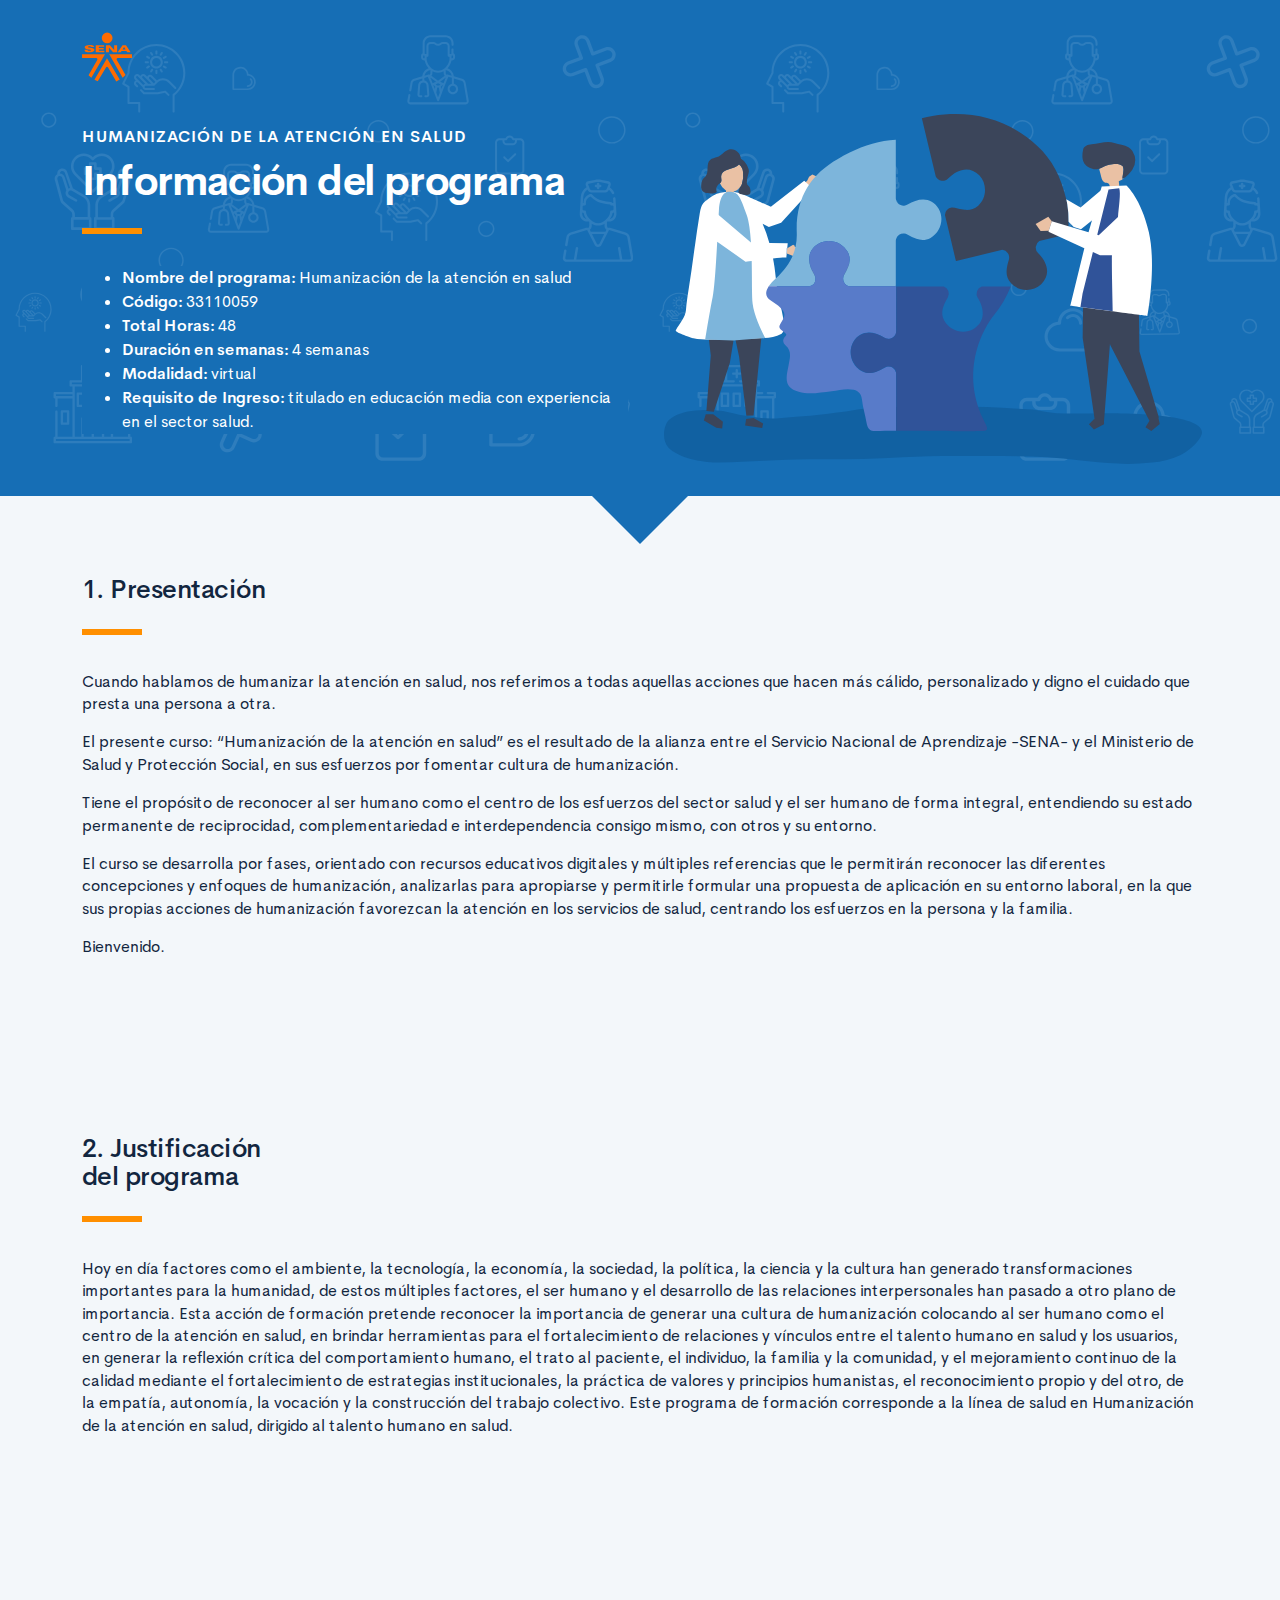
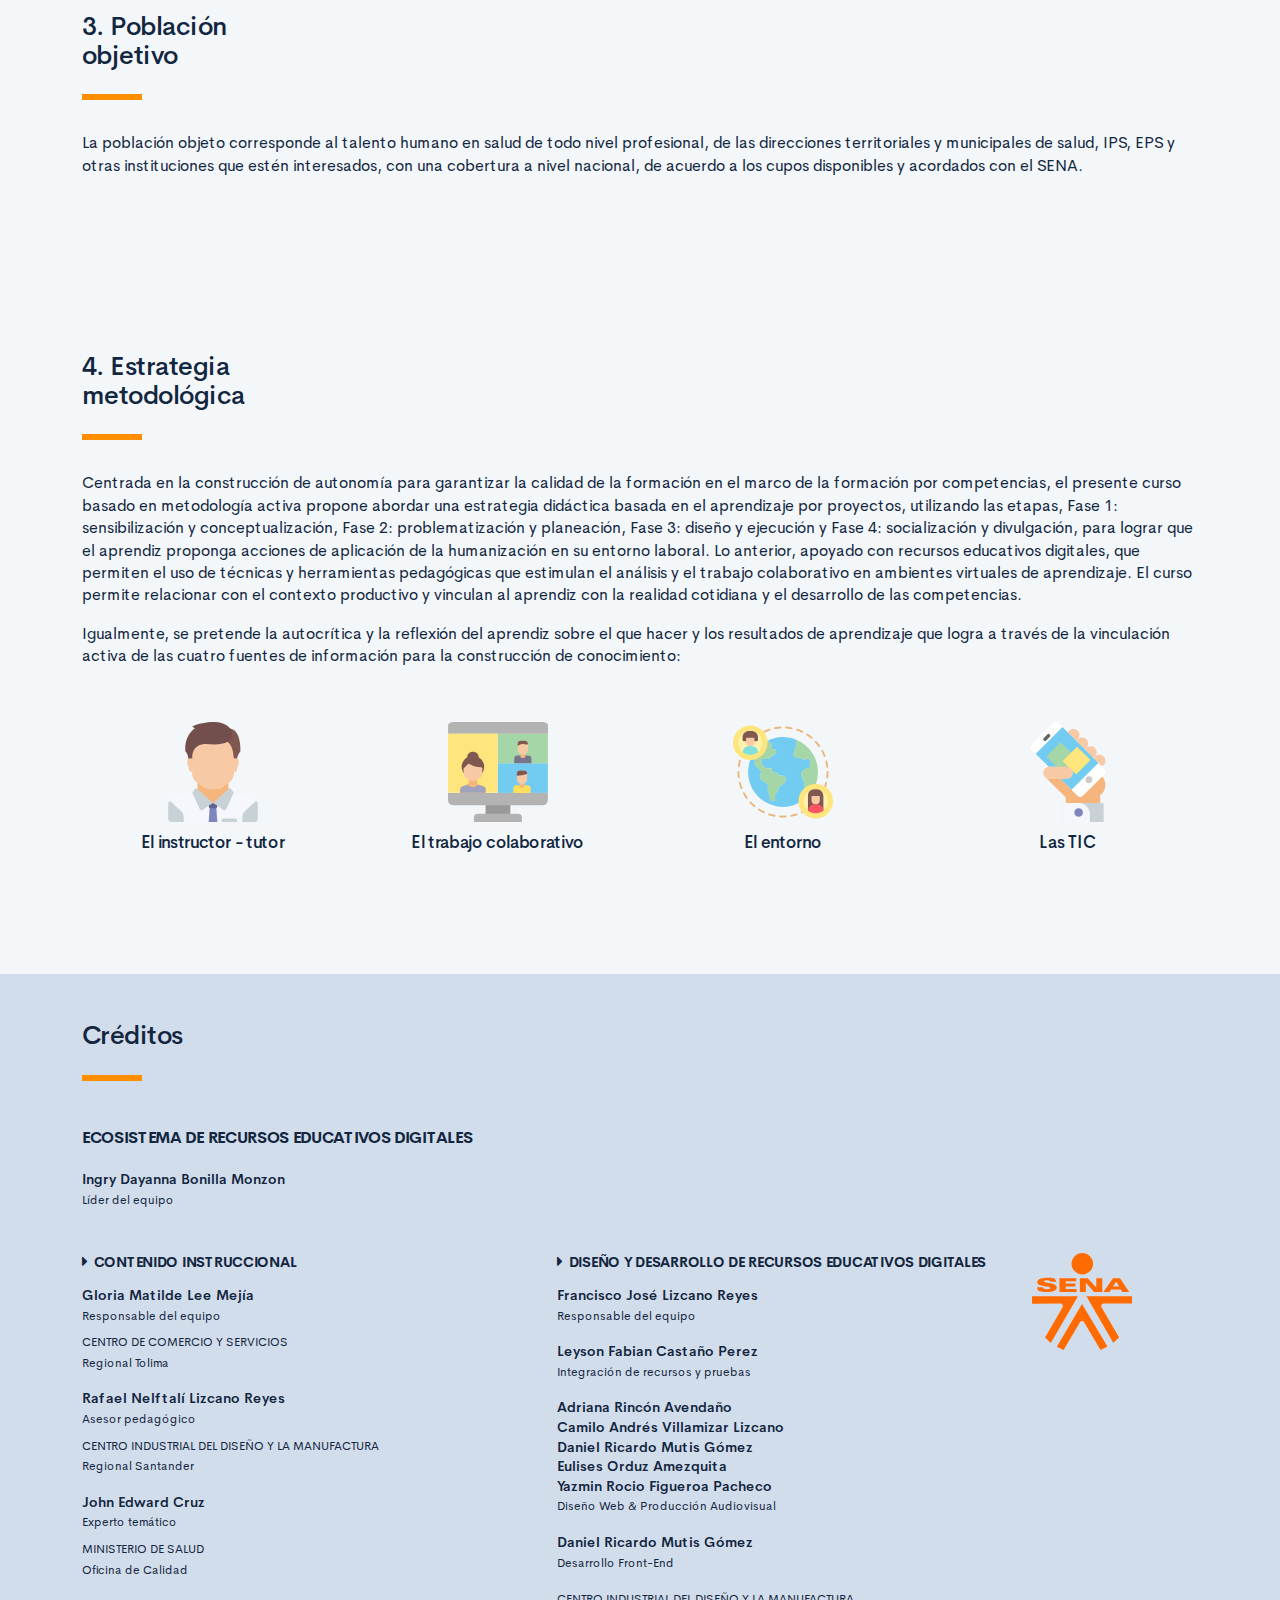
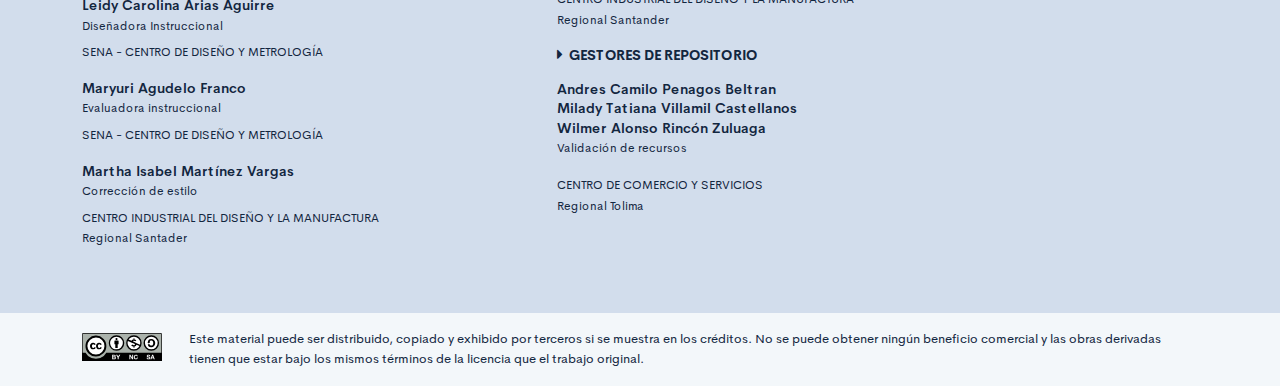
<file: public/info.html>
<!DOCTYPE html>
<html lang="es">
    <head>
        <meta charset="UTF-8">
        <meta name="viewport" content="width=device-width, user-scalable=no, initial-scale=1.0, maximum-scale=1.0, minimum-scale=1.0">
        <title>Información del programa: Humanización de la atención en salud</title>
        <meta meta name="description" content="Informacioón del programa Humanización de la atención en Salud.">
        <link rel="icon" type="image/svg+xml" href="assets/images/logos/senaLogo.svg">
        <link rel="stylesheet" href="assets/fonts/feather/feather.css">
        <link rel="stylesheet" href="assets/fonts/fontawesome/css/font-awesome.css">
        <link href="assets/css/fancybox.css" rel="stylesheet">
        <link href="assets/css/animate.css" rel="stylesheet">
        <link rel="stylesheet" href="assets/css/main.css">
    </head>
    <body class="theme-dark page-header-textura" id="page-home">
        <header class="curso-presentacion page-header" id="CursoPresentacion">
            <div class="page-textura">
                <div class="container">
                    <div class="curso-topbar justify-content-center justify-content-md-start"><a class="curso-topbar__logo"><svg xmlns="http://www.w3.org/2000/svg" width="168.273" height="164.177" viewBox="0 0 168.273 164.177">
                                <path id="SENA_LOGO" data-name="SENA LOGO" d="M85.349,1a18.09,18.09,0,1,0,18.09,18.09h0A18.1,18.1,0,0,0,85.349,1ZM25.617,42.983a33.722,33.722,0,0,0-9.386,1.024,11.156,11.156,0,0,0-5.12,2.56A5.346,5.346,0,0,0,10.086,52.2c.683,1.707,2.56,2.9,4.608,3.584,4.437,1.536,9.386,1.877,13.994,2.731a5.1,5.1,0,0,1,2.389,1.024,1.369,1.369,0,0,1-.683,2.048,9.146,9.146,0,0,1-5.291.683A8.354,8.354,0,0,1,20.5,61.244a1.962,1.962,0,0,1-.853-2.389H9.233A7.663,7.663,0,0,0,10.6,63.463a7.59,7.59,0,0,0,4.267,2.389A28.541,28.541,0,0,0,23.4,66.876,52.426,52.426,0,0,0,35,66.023a11.043,11.043,0,0,0,5.8-2.9,5.358,5.358,0,0,0-1.365-8.533,21.267,21.267,0,0,0-5.8-2.048c-3.072-.683-5.973-1.024-9.045-1.536a9.114,9.114,0,0,1-3.072-.853,1.226,1.226,0,0,1,0-2.219,9.369,9.369,0,0,1,4.437-.683,10.554,10.554,0,0,1,4.608.853A1.877,1.877,0,0,1,31.59,49.81h9.9a5.669,5.669,0,0,0-1.195-3.584A8.875,8.875,0,0,0,35.515,43.5c-3.584-.341-6.827-.512-9.9-.512Zm21.333.683V67.217H75.792V62.1H57.531V57.489H73.744V52.54H57.531V48.786H75.109v-5.12Zm47.615,0H81.253V67.217H91.322V51.346l13.824,15.872h13.824V43.666H108.9v15.7Zm42.495,0L120.676,67.217h10.581l2.56-4.267H150.2l2.389,4.267h11.776l-15.53-23.551ZM142.35,49.3l5.12,8.533h-10.41ZM.7,74.044l.171,12.8L49,86.673c2.389.512,3.925,2.048,3.413,5.8l-29.7,51.711,9.557,9.045L78.01,74.044Zm91.646,0L137.4,152.89l9.9-8.874L117.433,92.3c-.512-3.584.853-5.291,3.413-5.8l48.127.171V74.044ZM84.837,87.185,42.512,159.546l11.264,5.461,28.159-47.615a4.283,4.283,0,0,1,2.9-1.195,4.681,4.681,0,0,1,3.072,1.195l28.159,47.786,11.605-5.973Z" transform="translate(-0.7 -1)" fill="#FF6B00" />
                            </svg>
                        </a></div>
                    <div class="curso-portada">
                        <div class="row align-items-center">
                            <div class="col-12 col-lg-6">
                                <h3 class="curso-subtitulo">Humanización de la atención en salud</h3>
                                <h1 class="curso-titulo">Información del programa</h1>
                                <div class="brand-line-primary"></div>
                                <p class="curso-descripcion">
                                <ul class="bg-brand-color-dark text-white">
                                    <li> <span><strong>Nombre del programa:</strong> Humanización de la atención en salud</span></li>
                                    <li> <span><strong>Código:</strong> 33110059</span></li>
                                    <li> <span><strong>Total Horas:</strong> 48</span></li>
                                    <li> <span><strong>Duración en semanas:</strong> 4 semanas</span></li>
                                    <li> <span><strong>Modalidad:</strong> virtual</span></li>
                                    <li> <span><strong>Requisito de Ingreso:</strong> titulado en educación media con experiencia en el sector salud. </span></li>
                                </ul>
                                </p>
                            </div>
                            <div class="col-12 col-lg-6">
                                <div class="col-12 col-lg-6 text-center">
                                    <div class="d-none d-lg-block"><img class="curso-imagen" src="assets/images/header/header_media.svg" /></div>
                                </div>
                            </div>
                        </div>
                    </div>
                </div>
            </div>
        </header>
        <section class="section section-dark" id="Presentacion">
            <div class="container">
                <h1> 1. Presentación</h1>
                <div class="brand-line-primary"></div>
                <p class="mt-5">Cuando hablamos de humanizar la atención en salud, nos referimos a todas aquellas acciones que hacen más cálido, personalizado y digno el cuidado que presta una persona a otra.</p>
                <p>El presente curso: “Humanización de la atención en salud” es el resultado de la alianza entre el Servicio Nacional de Aprendizaje -SENA- y el Ministerio de Salud y Protección Social, en sus esfuerzos por fomentar cultura de humanización.</p>
                <p>Tiene el propósito de reconocer al ser humano como el centro de los esfuerzos del sector salud y el ser humano de forma integral, entendiendo su estado permanente de reciprocidad, complementariedad e interdependencia consigo mismo, con otros y su entorno. </p>
                <p>El curso se desarrolla por fases, orientado con recursos educativos digitales y múltiples referencias que le permitirán reconocer las diferentes concepciones y enfoques de humanización, analizarlas para apropiarse y permitirle formular una propuesta de aplicación en su entorno laboral, en la que sus propias acciones de humanización favorezcan la atención en los servicios de salud, centrando los esfuerzos en la persona y la familia. </p>
                <p>Bienvenido.</p>
            </div>
        </section>
        <section class="section section-light" id="Justificacion">
            <div class="container">
                <h1> 2. Justificación<br> del programa</h1>
                <div class="brand-line-primary"></div>
                <p class="mt-5">Hoy en día factores como el ambiente, la tecnología, la economía, la sociedad, la política, la ciencia y la cultura han generado transformaciones importantes para la humanidad, de estos múltiples factores, el ser humano y el desarrollo de las relaciones interpersonales han pasado a otro plano de importancia. Esta acción de formación pretende reconocer la importancia de generar una cultura de humanización colocando al ser humano como el centro de la atención en salud, en brindar herramientas para el fortalecimiento de relaciones y vínculos entre el talento humano en salud y los usuarios, en generar la reflexión crítica del comportamiento humano, el trato al paciente, el individuo, la familia y la comunidad, y el mejoramiento continuo de la calidad mediante el fortalecimiento de estrategias institucionales, la práctica de valores y principios humanistas, el reconocimiento propio y del otro, de la empatía, autonomía, la vocación y la construcción del trabajo colectivo. Este programa de formación corresponde a la línea de salud en Humanización de la atención en salud, dirigido al talento humano en salud.</p>
            </div>
        </section>
        <section class="section section-dark" id="Poblacion">
            <div class="container">
                <h1> 3. Población <br>objetivo</h1>
                <div class="brand-line-primary"></div>
                <p>La población objeto corresponde al talento humano en salud de todo nivel profesional, de las direcciones territoriales y municipales de salud, IPS, EPS y otras instituciones que estén interesados, con una cobertura a nivel nacional, de acuerdo a los cupos disponibles y acordados con el SENA. </p>
            </div>
        </section>
        <section class="section section-light" id="Estrategia">
            <div class="container">
                <h1>4. Estrategia <br>metodológica</h1>
                <div class="brand-line-primary"></div>
                <p>Centrada en la construcción de autonomía para garantizar la calidad de la formación en el marco de la formación por competencias, el presente curso basado en metodología activa propone abordar una estrategia didáctica basada en el aprendizaje por proyectos, utilizando las etapas, Fase 1: sensibilización y conceptualización, Fase 2: problematización y planeación, Fase 3: diseño y ejecución y Fase 4: socialización y divulgación, para lograr que el aprendiz proponga acciones de aplicación de la humanización en su entorno laboral. Lo anterior, apoyado con recursos educativos digitales, que permiten el uso de técnicas y herramientas pedagógicas que estimulan el análisis y el trabajo colaborativo en ambientes virtuales de aprendizaje. El curso permite relacionar con el contexto productivo y vinculan al aprendiz con la realidad cotidiana y el desarrollo de las competencias. </p>
                <p>Igualmente, se pretende la autocrítica y la reflexión del aprendiz sobre el que hacer y los resultados de aprendizaje que logra a través de la vinculación activa de las cuatro fuentes de información para la construcción de conocimiento:</p>
                <div class="row mt-4">
                    <article class="col-md-6 col-lg-3 my-2">
                        <div class="box bg-gray-200 d-flex flex-column justify-content-center align-items-center p-4 rounded-lg"><img class="img-fluid" src="assets/images/info/tutor.svg" style="width: 100px; height: 100px;">
                            <h3 class="my-3">El instructor - tutor </h3>
                        </div>
                    </article>
                    <article class="col-md-6 col-lg-3 my-2">
                        <div class="box bg-gray-200 d-flex flex-column justify-content-center align-items-center p-4 rounded-lg"><img class="img-fluid" src="assets/images/info/colaborativo.svg" style="width: 100px; height: 100px;">
                            <h3 class="my-3">El trabajo colaborativo </h3>
                        </div>
                    </article>
                    <article class="col-md-6 col-lg-3 my-2">
                        <div class="box bg-gray-200 d-flex flex-column justify-content-center align-items-center p-4 rounded-lg"><img class="img-fluid" src="assets/images/info/entorno.svg" style="width: 100px; height: 100px;">
                            <h3 class="my-3">El entorno </h3>
                        </div>
                    </article>
                    <article class="col-md-6 col-lg-3 my-2">
                        <div class="box bg-gray-200 d-flex flex-column justify-content-center align-items-center p-4 rounded-lg" style="height: 100%;"><img class="img-fluid" src="assets/images/info/tic.svg" style="width: 100px; height: 100px;">
                            <h3 class="my-3">Las TIC</h3>
                        </div>
                    </article>
                </div>
            </div>
        </section>
        <footer class="footer" id="Creditos">
            <div class="container">
                <h1>Créditos </h1>
                <div class="brand-line-primary"></div>
                <div class="row">
                    <div class="col-12 col-md-5">
                        <h3 class="footer-subtitulo mb-4">ECOSISTEMA DE RECURSOS EDUCATIVOS DIGITALES </h3>
                        <p class="footer-texto mb-2"><strong>Ingry Dayanna Bonilla Monzon </strong><br /> <span class="text-small">Líder del equipo</span></p>
                    </div>
                </div>
                <div class="row mt-5">
                    <div class="col-12 col-md-5">
                        <h4 class="footer-subtitulo-2 mt-0">
                            <div class="fa fa-caret-right mr-2"></div>Contenido Instruccional
                        </h4>
                        <p class="footer-texto mb-2"><strong>Gloria Matilde Lee Mejía </strong><br /> <span class="text-small">Responsable del equipo</span></p>
                        <p class="footer-texto"><span class="text-small text-uppercase">Centro de Comercio y Servicios</span><br /><span class="text-small">Regional Tolima</span></p>
                        <p class="footer-texto mb-2"><strong>Rafael Nelftalí Lizcano Reyes</strong><br /> <span class="text-small">Asesor pedagógico<br /></span></p>
                        <p class="footer-texto"><span class="text-small text-uppercase">CENTRO INDUSTRIAL DEL DISEÑO Y LA MANUFACTURA </span><br /><span class="text-small">Regional Santander </span></p>
                        <p class="footer-texto mb-2"><strong>John Edward Cruz</strong><br /> <span class="text-small">Experto temático<br /></span></p>
                        <p class="footer-texto"><span class="text-small text-uppercase">Ministerio de Salud</span><br /><span class="text-small">Oficina de Calidad </span></p>
                        <p class="footer-texto mb-2"> <strong>Leidy Carolina Arias Aguirre</strong><br /> <span class="text-small">Diseñadora Instruccional<br /></span></p>
                        <p class="footer-texto"><span class="text-small text-uppercase">SENA - Centro de Diseño y metrología </span></p>
                        <p class="footer-texto mb-2"><strong>Maryuri Agudelo Franco</strong><br /> <span class="text-small">Evaluadora instruccional<br /></span></p>
                        <p class="footer-texto"><span class="text-small text-uppercase">SENA - Centro de Diseño y metrología </span></p>
                        <p class="footer-texto mb-2"><strong>Martha Isabel Martínez Vargas</strong><br /> <span class="text-small">Corrección de estilo<br /></span></p>
                        <p class="footer-texto"><span class="text-small text-uppercase">Centro Industrial Del Diseño Y La Manufactura </span><br /><span class="text-small">Regional Santader </span></p>
                    </div>
                    <div class="col-12 col-md-5">
                        <h4 class="footer-subtitulo-2 mt-0">
                            <div class="fa fa-caret-right mr-2"></div>Diseño y desarrollo de recursos educativos digitales
                        </h4>
                        <p class="footer-texto"><strong>Francisco José Lizcano Reyes </strong><br /> <span class="text-small">Responsable del equipo<br /></span></p>
                        <p class="footer-texto"><strong>Leyson Fabian Castaño Perez</strong><br /> <span class="text-small">Integración de recursos y pruebas<br /></span></p>
                        <p class="footer-texto"> <strong>Adriana Rincón Avendaño</strong><br />
                            <strong>Camilo Andrés Villamizar Lizcano</strong><br />
                            <strong>Daniel Ricardo Mutis Gómez</strong><br />
                            <strong>Eulises Orduz Amezquita</strong><br />
                            <strong>Yazmin Rocio Figueroa Pacheco</strong><br /><span class="text-small">Diseño Web & Producción Audiovisual<br /></span></p>
                        <p class="footer-texto"><strong>Daniel Ricardo Mutis Gómez</strong><br /> <span class="text-small">Desarrollo Front-End<br /></span></p>
                        <p class="footer-texto"><span class="text-small text-uppercase">CENTRO INDUSTRIAL DEL DISEÑO Y LA MANUFACTURA </span><br /><span class="text-small">Regional Santander </span></p>
                        <h4 class="footer-subtitulo-2 mt-0">
                            <div class="fa fa-caret-right mr-2"></div>Gestores de repositorio
                        </h4>
                        <p class="footer-texto"> <strong>Andres Camilo Penagos Beltran</strong><br />
                            <strong>Milady Tatiana Villamil Castellanos</strong><br />
                            <strong>Wilmer Alonso Rincón Zuluaga</strong><br /> <span class="text-small">Validación de recursos<br /></span></p>
                        <p class="footer-texto"><span class="text-small text-uppercase">CENTRO DE COMERCIO Y SERVICIOS </span><br /><span class="text-small">Regional Tolima </span></p>
                    </div>
                    <div class="col-12 col-md-2">
                        <div class="d-flex flex-column justify-content-center"><img src="assets/images/logos/senaLogo.svg" style="max-width:100px" /></div>
                    </div>
                </div>
            </div>
        </footer>
        <section id="cc">
            <div class="container">
                <div class="d-flex flex-column flex-sm-row"><span class="pr-3"><i class="icon cc"></i></span><span>Este material puede ser distribuido, copiado y exhibido por terceros si se muestra en los créditos. No se puede obtener ningún beneficio comercial y las obras derivadas tienen que estar bajo los mismos términos de la licencia que el trabajo original.</span></div>
            </div>
        </section>
    </body>
</html>
</file>
<file: public/assets/fonts/feather/feather.css>
@font-face {
  font-family: 'Feather';
  src:
    url('fonts/Feather.ttf?sdxovp') format('truetype'),
    url('fonts/Feather.woff?sdxovp') format('woff'),
    url('fonts/Feather.svg?sdxovp#Feather') format('svg');
  font-weight: normal;
  font-style: normal;
}

.fe {
  /* use !important to prevent issues with browser extensions that change fonts */
  font-family: 'Feather' !important;
  speak: none;
  font-style: normal;
  font-weight: normal;
  font-variant: normal;
  text-transform: none;
  line-height: 1;

  /* Better Font Rendering =========== */
  -webkit-font-smoothing: antialiased;
  -moz-osx-font-smoothing: grayscale;
}

.fe-activity:before {
  content: "\e900";
}
.fe-airplay:before {
  content: "\e901";
}
.fe-alert-circle:before {
  content: "\e902";
}
.fe-alert-octagon:before {
  content: "\e903";
}
.fe-alert-triangle:before {
  content: "\e904";
}
.fe-align-center:before {
  content: "\e905";
}
.fe-align-justify:before {
  content: "\e906";
}
.fe-align-left:before {
  content: "\e907";
}
.fe-align-right:before {
  content: "\e908";
}
.fe-anchor:before {
  content: "\e909";
}
.fe-aperture:before {
  content: "\e90a";
}
.fe-archive:before {
  content: "\e90b";
}
.fe-arrow-down:before {
  content: "\e90c";
}
.fe-arrow-down-circle:before {
  content: "\e90d";
}
.fe-arrow-down-left:before {
  content: "\e90e";
}
.fe-arrow-down-right:before {
  content: "\e90f";
}
.fe-arrow-left:before {
  content: "\e910";
}
.fe-arrow-left-circle:before {
  content: "\e911";
}
.fe-arrow-right:before {
  content: "\e912";
}
.fe-arrow-right-circle:before {
  content: "\e913";
}
.fe-arrow-up:before {
  content: "\e914";
}
.fe-arrow-up-circle:before {
  content: "\e915";
}
.fe-arrow-up-left:before {
  content: "\e916";
}
.fe-arrow-up-right:before {
  content: "\e917";
}
.fe-at-sign:before {
  content: "\e918";
}
.fe-award:before {
  content: "\e919";
}
.fe-bar-chart:before {
  content: "\e91a";
}
.fe-bar-chart-2:before {
  content: "\e91b";
}
.fe-battery:before {
  content: "\e91c";
}
.fe-battery-charging:before {
  content: "\e91d";
}
.fe-bell:before {
  content: "\e91e";
}
.fe-bell-off:before {
  content: "\e91f";
}
.fe-bluetooth:before {
  content: "\e920";
}
.fe-bold:before {
  content: "\e921";
}
.fe-book:before {
  content: "\e922";
}
.fe-book-open:before {
  content: "\e923";
}
.fe-bookmark:before {
  content: "\e924";
}
.fe-box:before {
  content: "\e925";
}
.fe-briefcase:before {
  content: "\e926";
}
.fe-calendar:before {
  content: "\e927";
}
.fe-camera:before {
  content: "\e928";
}
.fe-camera-off:before {
  content: "\e929";
}
.fe-cast:before {
  content: "\e92a";
}
.fe-check:before {
  content: "\e92b";
}
.fe-check-circle:before {
  content: "\e92c";
}
.fe-check-square:before {
  content: "\e92d";
}
.fe-chevron-down:before {
  content: "\e92e";
}
.fe-chevron-left:before {
  content: "\e92f";
}
.fe-chevron-right:before {
  content: "\e930";
}
.fe-chevron-up:before {
  content: "\e931";
}
.fe-chevrons-down:before {
  content: "\e932";
}
.fe-chevrons-left:before {
  content: "\e933";
}
.fe-chevrons-right:before {
  content: "\e934";
}
.fe-chevrons-up:before {
  content: "\e935";
}
.fe-chrome:before {
  content: "\e936";
}
.fe-circle:before {
  content: "\e937";
}
.fe-clipboard:before {
  content: "\e938";
}
.fe-clock:before {
  content: "\e939";
}
.fe-cloud:before {
  content: "\e93a";
}
.fe-cloud-drizzle:before {
  content: "\e93b";
}
.fe-cloud-lightning:before {
  content: "\e93c";
}
.fe-cloud-off:before {
  content: "\e93d";
}
.fe-cloud-rain:before {
  content: "\e93e";
}
.fe-cloud-snow:before {
  content: "\e93f";
}
.fe-code:before {
  content: "\e940";
}
.fe-codepen:before {
  content: "\e941";
}
.fe-command:before {
  content: "\e942";
}
.fe-compass:before {
  content: "\e943";
}
.fe-copy:before {
  content: "\e944";
}
.fe-corner-down-left:before {
  content: "\e945";
}
.fe-corner-down-right:before {
  content: "\e946";
}
.fe-corner-left-down:before {
  content: "\e947";
}
.fe-corner-left-up:before {
  content: "\e948";
}
.fe-corner-right-down:before {
  content: "\e949";
}
.fe-corner-right-up:before {
  content: "\e94a";
}
.fe-corner-up-left:before {
  content: "\e94b";
}
.fe-corner-up-right:before {
  content: "\e94c";
}
.fe-cpu:before {
  content: "\e94d";
}
.fe-credit-card:before {
  content: "\e94e";
}
.fe-crop:before {
  content: "\e94f";
}
.fe-crosshair:before {
  content: "\e950";
}
.fe-database:before {
  content: "\e951";
}
.fe-delete:before {
  content: "\e952";
}
.fe-disc:before {
  content: "\e953";
}
.fe-dollar-sign:before {
  content: "\e954";
}
.fe-download:before {
  content: "\e955";
}
.fe-download-cloud:before {
  content: "\e956";
}
.fe-droplet:before {
  content: "\e957";
}
.fe-edit:before {
  content: "\e958";
}
.fe-edit-2:before {
  content: "\e959";
}
.fe-edit-3:before {
  content: "\e95a";
}
.fe-external-link:before {
  content: "\e95b";
}
.fe-eye:before {
  content: "\e95c";
}
.fe-eye-off:before {
  content: "\e95d";
}
.fe-facebook:before {
  content: "\e95e";
}
.fe-fast-forward:before {
  content: "\e95f";
}
.fe-feather:before {
  content: "\e960";
}
.fe-file:before {
  content: "\e961";
}
.fe-file-minus:before {
  content: "\e962";
}
.fe-file-plus:before {
  content: "\e963";
}
.fe-file-text:before {
  content: "\e964";
}
.fe-film:before {
  content: "\e965";
}
.fe-filter:before {
  content: "\e966";
}
.fe-flag:before {
  content: "\e967";
}
.fe-folder:before {
  content: "\e968";
}
.fe-folder-minus:before {
  content: "\e969";
}
.fe-folder-plus:before {
  content: "\e96a";
}
.fe-gift:before {
  content: "\e96b";
}
.fe-git-branch:before {
  content: "\e96c";
}
.fe-git-commit:before {
  content: "\e96d";
}
.fe-git-merge:before {
  content: "\e96e";
}
.fe-git-pull-request:before {
  content: "\e96f";
}
.fe-github:before {
  content: "\e970";
}
.fe-gitlab:before {
  content: "\e971";
}
.fe-globe:before {
  content: "\e972";
}
.fe-grid:before {
  content: "\e973";
}
.fe-hard-drive:before {
  content: "\e974";
}
.fe-hash:before {
  content: "\e975";
}
.fe-headphones:before {
  content: "\e976";
}
.fe-heart:before {
  content: "\e977";
}
.fe-help-circle:before {
  content: "\e978";
}
.fe-home:before {
  content: "\e979";
}
.fe-image:before {
  content: "\e97a";
}
.fe-inbox:before {
  content: "\e97b";
}
.fe-info:before {
  content: "\e97c";
}
.fe-instagram:before {
  content: "\e97d";
}
.fe-italic:before {
  content: "\e97e";
}
.fe-layers:before {
  content: "\e97f";
}
.fe-layout:before {
  content: "\e980";
}
.fe-life-buoy:before {
  content: "\e981";
}
.fe-link:before {
  content: "\e982";
}
.fe-link-2:before {
  content: "\e983";
}
.fe-linkedin:before {
  content: "\e984";
}
.fe-list:before {
  content: "\e985";
}
.fe-loader:before {
  content: "\e986";
}
.fe-lock:before {
  content: "\e987";
}
.fe-log-in:before {
  content: "\e988";
}
.fe-log-out:before {
  content: "\e989";
}
.fe-mail:before {
  content: "\e98a";
}
.fe-map:before {
  content: "\e98b";
}
.fe-map-pin:before {
  content: "\e98c";
}
.fe-maximize:before {
  content: "\e98d";
}
.fe-maximize-2:before {
  content: "\e98e";
}
.fe-menu:before {
  content: "\e98f";
}
.fe-message-circle:before {
  content: "\e990";
}
.fe-message-square:before {
  content: "\e991";
}
.fe-mic:before {
  content: "\e992";
}
.fe-mic-off:before {
  content: "\e993";
}
.fe-minimize:before {
  content: "\e994";
}
.fe-minimize-2:before {
  content: "\e995";
}
.fe-minus:before {
  content: "\e996";
}
.fe-minus-circle:before {
  content: "\e997";
}
.fe-minus-square:before {
  content: "\e998";
}
.fe-monitor:before {
  content: "\e999";
}
.fe-moon:before {
  content: "\e99a";
}
.fe-more-horizontal:before {
  content: "\e99b";
}
.fe-more-vertical:before {
  content: "\e99c";
}
.fe-move:before {
  content: "\e99d";
}
.fe-music:before {
  content: "\e99e";
}
.fe-navigation:before {
  content: "\e99f";
}
.fe-navigation-2:before {
  content: "\e9a0";
}
.fe-octagon:before {
  content: "\e9a1";
}
.fe-package:before {
  content: "\e9a2";
}
.fe-paperclip:before {
  content: "\e9a3";
}
.fe-pause:before {
  content: "\e9a4";
}
.fe-pause-circle:before {
  content: "\e9a5";
}
.fe-percent:before {
  content: "\e9a6";
}
.fe-phone:before {
  content: "\e9a7";
}
.fe-phone-call:before {
  content: "\e9a8";
}
.fe-phone-forwarded:before {
  content: "\e9a9";
}
.fe-phone-incoming:before {
  content: "\e9aa";
}
.fe-phone-missed:before {
  content: "\e9ab";
}
.fe-phone-off:before {
  content: "\e9ac";
}
.fe-phone-outgoing:before {
  content: "\e9ad";
}
.fe-pie-chart:before {
  content: "\e9ae";
}
.fe-play:before {
  content: "\e9af";
}
.fe-play-circle:before {
  content: "\e9b0";
}
.fe-plus:before {
  content: "\e9b1";
}
.fe-plus-circle:before {
  content: "\e9b2";
}
.fe-plus-square:before {
  content: "\e9b3";
}
.fe-pocket:before {
  content: "\e9b4";
}
.fe-power:before {
  content: "\e9b5";
}
.fe-printer:before {
  content: "\e9b6";
}
.fe-radio:before {
  content: "\e9b7";
}
.fe-refresh-ccw:before {
  content: "\e9b8";
}
.fe-refresh-cw:before {
  content: "\e9b9";
}
.fe-repeat:before {
  content: "\e9ba";
}
.fe-rewind:before {
  content: "\e9bb";
}
.fe-rotate-ccw:before {
  content: "\e9bc";
}
.fe-rotate-cw:before {
  content: "\e9bd";
}
.fe-rss:before {
  content: "\e9be";
}
.fe-save:before {
  content: "\e9bf";
}
.fe-scissors:before {
  content: "\e9c0";
}
.fe-search:before {
  content: "\e9c1";
}
.fe-send:before {
  content: "\e9c2";
}
.fe-server:before {
  content: "\e9c3";
}
.fe-settings:before {
  content: "\e9c4";
}
.fe-share:before {
  content: "\e9c5";
}
.fe-share-2:before {
  content: "\e9c6";
}
.fe-shield:before {
  content: "\e9c7";
}
.fe-shield-off:before {
  content: "\e9c8";
}
.fe-shopping-bag:before {
  content: "\e9c9";
}
.fe-shopping-cart:before {
  content: "\e9ca";
}
.fe-shuffle:before {
  content: "\e9cb";
}
.fe-sidebar:before {
  content: "\e9cc";
}
.fe-skip-back:before {
  content: "\e9cd";
}
.fe-skip-forward:before {
  content: "\e9ce";
}
.fe-slack:before {
  content: "\e9cf";
}
.fe-slash:before {
  content: "\e9d0";
}
.fe-sliders:before {
  content: "\e9d1";
}
.fe-smartphone:before {
  content: "\e9d2";
}
.fe-speaker:before {
  content: "\e9d3";
}
.fe-square:before {
  content: "\e9d4";
}
.fe-star:before {
  content: "\e9d5";
}
.fe-stop-circle:before {
  content: "\e9d6";
}
.fe-sun:before {
  content: "\e9d7";
}
.fe-sunrise:before {
  content: "\e9d8";
}
.fe-sunset:before {
  content: "\e9d9";
}
.fe-tablet:before {
  content: "\e9da";
}
.fe-tag:before {
  content: "\e9db";
}
.fe-target:before {
  content: "\e9dc";
}
.fe-terminal:before {
  content: "\e9dd";
}
.fe-thermometer:before {
  content: "\e9de";
}
.fe-thumbs-down:before {
  content: "\e9df";
}
.fe-thumbs-up:before {
  content: "\e9e0";
}
.fe-toggle-left:before {
  content: "\e9e1";
}
.fe-toggle-right:before {
  content: "\e9e2";
}
.fe-trash:before {
  content: "\e9e3";
}
.fe-trash-2:before {
  content: "\e9e4";
}
.fe-trending-down:before {
  content: "\e9e5";
}
.fe-trending-up:before {
  content: "\e9e6";
}
.fe-triangle:before {
  content: "\e9e7";
}
.fe-truck:before {
  content: "\e9e8";
}
.fe-tv:before {
  content: "\e9e9";
}
.fe-twitter:before {
  content: "\e9ea";
}
.fe-type:before {
  content: "\e9eb";
}
.fe-umbrella:before {
  content: "\e9ec";
}
.fe-underline:before {
  content: "\e9ed";
}
.fe-unlock:before {
  content: "\e9ee";
}
.fe-upload:before {
  content: "\e9ef";
}
.fe-upload-cloud:before {
  content: "\e9f0";
}
.fe-user:before {
  content: "\e9f1";
}
.fe-user-check:before {
  content: "\e9f2";
}
.fe-user-minus:before {
  content: "\e9f3";
}
.fe-user-plus:before {
  content: "\e9f4";
}
.fe-user-x:before {
  content: "\e9f5";
}
.fe-users:before {
  content: "\e9f6";
}
.fe-video:before {
  content: "\e9f7";
}
.fe-video-off:before {
  content: "\e9f8";
}
.fe-voicemail:before {
  content: "\e9f9";
}
.fe-volume:before {
  content: "\e9fa";
}
.fe-volume-1:before {
  content: "\e9fb";
}
.fe-volume-2:before {
  content: "\e9fc";
}
.fe-volume-x:before {
  content: "\e9fd";
}
.fe-watch:before {
  content: "\e9fe";
}
.fe-wifi:before {
  content: "\e9ff";
}
.fe-wifi-off:before {
  content: "\ea00";
}
.fe-wind:before {
  content: "\ea01";
}
.fe-x:before {
  content: "\ea02";
}
.fe-x-circle:before {
  content: "\ea03";
}
.fe-x-square:before {
  content: "\ea04";
}
.fe-youtube:before {
  content: "\ea05";
}
.fe-zap:before {
  content: "\ea06";
}
.fe-zap-off:before {
  content: "\ea07";
}
.fe-zoom-in:before {
  content: "\ea08";
}
.fe-zoom-out:before {
  content: "\ea09";
}
</file>
